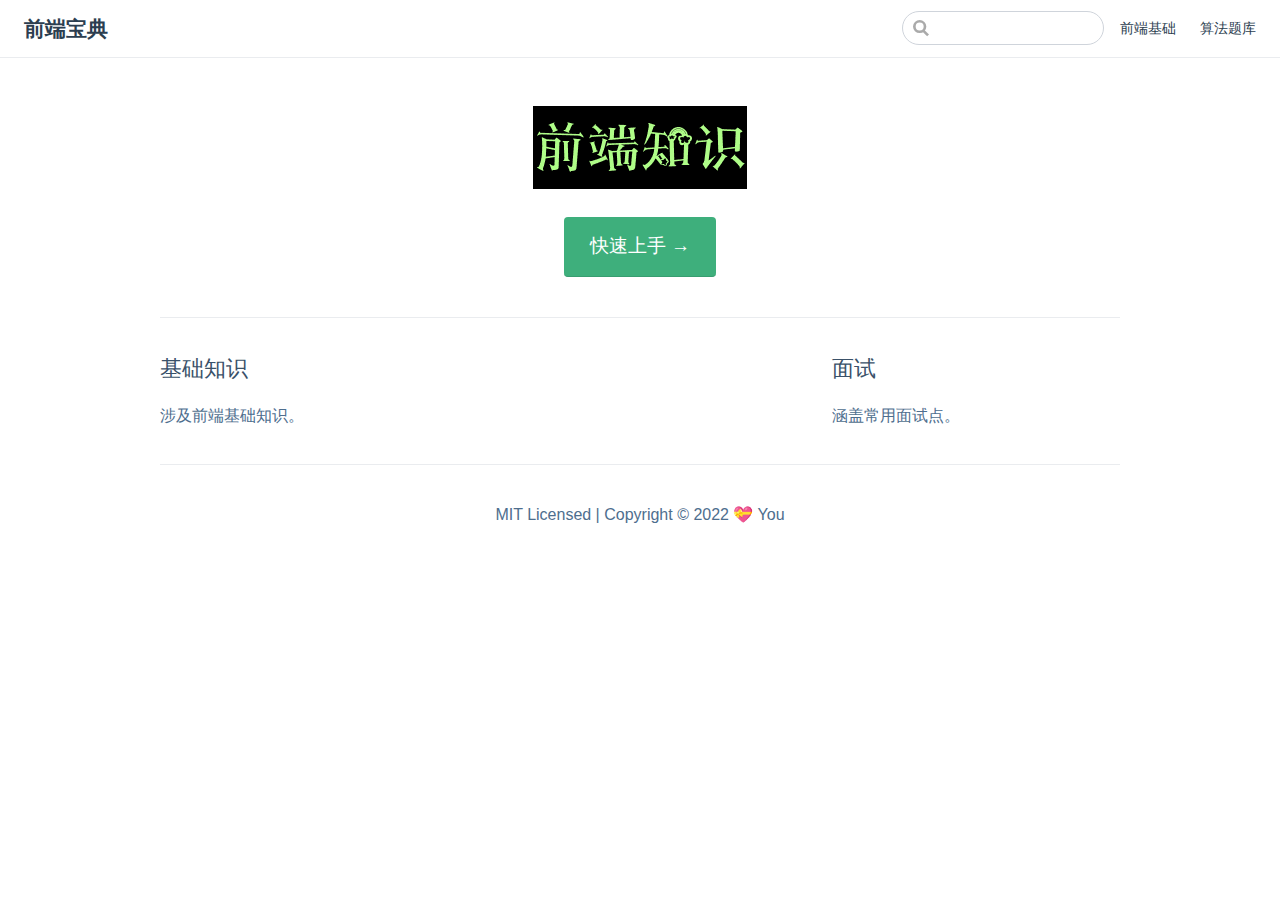
<file: index.html>
<!DOCTYPE html>
<html lang="en-US">
  <head>
    <meta charset="utf-8">
    <meta name="viewport" content="width=device-width,initial-scale=1">
    <title>前端宝典</title>
    <meta name="generator" content="VuePress 1.9.7">
    <link rel="icon" href="/logo.ico">
    <meta name="description" content="个人知识总结">
    
    <link rel="preload" href="/assets/css/0.styles.37eee861.css" as="style"><link rel="preload" href="/assets/js/app.30959f8c.js" as="script"><link rel="preload" href="/assets/js/2.e05149be.js" as="script"><link rel="preload" href="/assets/js/7.17c58f19.js" as="script"><link rel="prefetch" href="/assets/js/10.4c02de94.js"><link rel="prefetch" href="/assets/js/11.ffdaa747.js"><link rel="prefetch" href="/assets/js/3.6243df54.js"><link rel="prefetch" href="/assets/js/4.e132843f.js"><link rel="prefetch" href="/assets/js/5.77dca7af.js"><link rel="prefetch" href="/assets/js/6.162dfe30.js"><link rel="prefetch" href="/assets/js/8.a59e029c.js"><link rel="prefetch" href="/assets/js/9.938100af.js">
    <link rel="stylesheet" href="/assets/css/0.styles.37eee861.css">
  </head>
  <body>
    <div id="app" data-server-rendered="true"><div class="theme-container no-sidebar"><header class="navbar"><div class="sidebar-button"><svg xmlns="http://www.w3.org/2000/svg" aria-hidden="true" role="img" viewBox="0 0 448 512" class="icon"><path fill="currentColor" d="M436 124H12c-6.627 0-12-5.373-12-12V80c0-6.627 5.373-12 12-12h424c6.627 0 12 5.373 12 12v32c0 6.627-5.373 12-12 12zm0 160H12c-6.627 0-12-5.373-12-12v-32c0-6.627 5.373-12 12-12h424c6.627 0 12 5.373 12 12v32c0 6.627-5.373 12-12 12zm0 160H12c-6.627 0-12-5.373-12-12v-32c0-6.627 5.373-12 12-12h424c6.627 0 12 5.373 12 12v32c0 6.627-5.373 12-12 12z"></path></svg></div> <a href="/" aria-current="page" class="home-link router-link-exact-active router-link-active"><!----> <span class="site-name">前端宝典</span></a> <div class="links"><div class="search-box"><input aria-label="Search" autocomplete="off" spellcheck="false" value=""> <!----></div> <nav class="nav-links can-hide"><div class="nav-item"><a href="/basics/" class="nav-link">
  前端基础
</a></div><div class="nav-item"><a href="/algorithm/" class="nav-link">
  算法题库
</a></div> <!----></nav></div></header> <div class="sidebar-mask"></div> <aside class="sidebar"><nav class="nav-links"><div class="nav-item"><a href="/basics/" class="nav-link">
  前端基础
</a></div><div class="nav-item"><a href="/algorithm/" class="nav-link">
  算法题库
</a></div> <!----></nav>  <!----> </aside> <main class="home"><header class="hero"><img src="/logo.png" alt="hero"> <!----> <!----> <p class="action"><a href="/basics/" class="nav-link action-button">
  快速上手 →
</a></p></header> <div class="features"><div class="feature"><h2>基础知识</h2> <p>涉及前端基础知识。</p></div><div class="feature"><h2>面试</h2> <p>涵盖常用面试点。</p></div></div> <div class="theme-default-content custom content__default"></div> <div class="footer">
    MIT Licensed | Copyright © 2022 💝 You
  </div></main></div><div class="global-ui"><!----></div></div>
    <script src="/assets/js/app.30959f8c.js" defer></script><script src="/assets/js/2.e05149be.js" defer></script><script src="/assets/js/7.17c58f19.js" defer></script>
  </body>
</html>
</file>
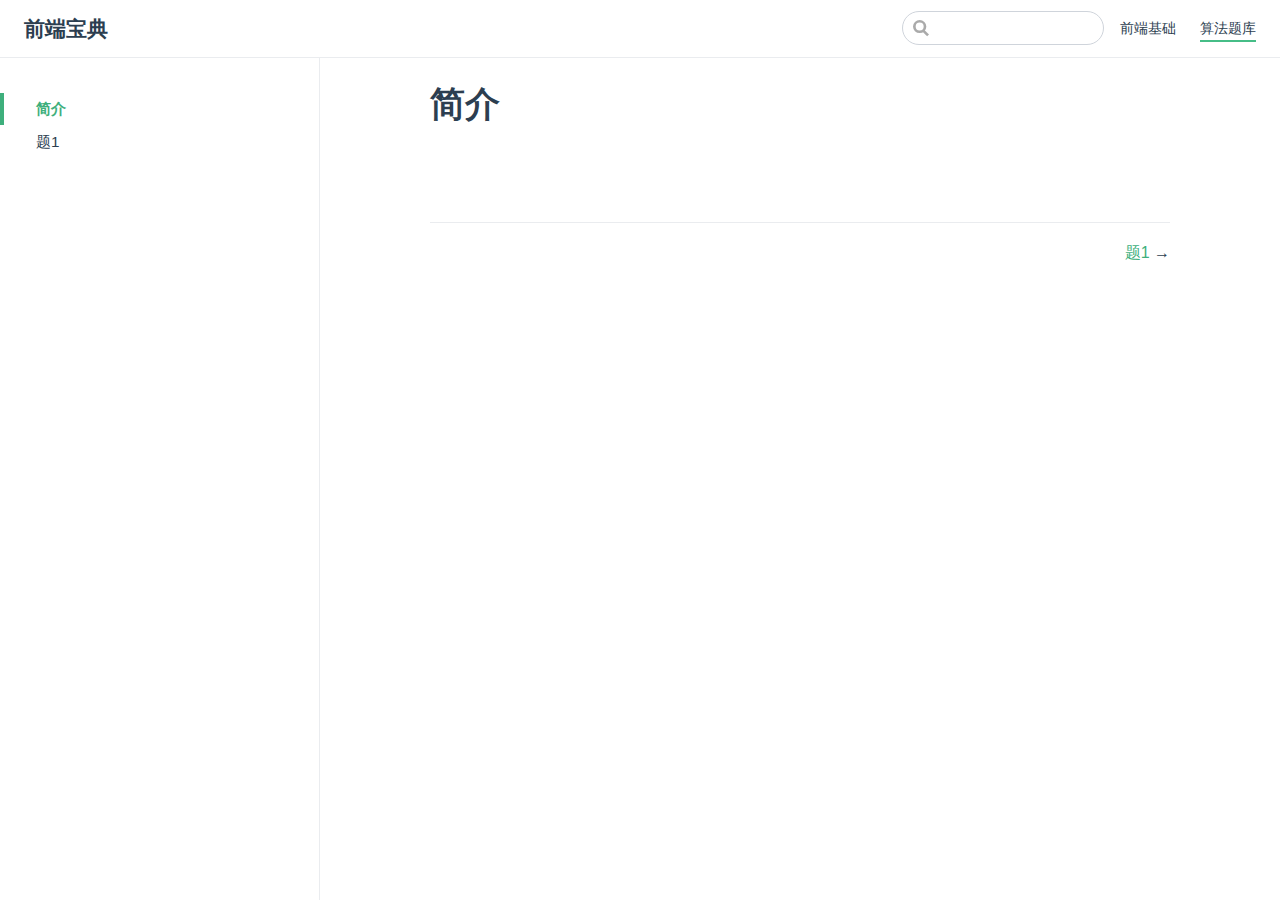
<file: algorithm/index.html>
<!DOCTYPE html>
<html lang="en-US">
  <head>
    <meta charset="utf-8">
    <meta name="viewport" content="width=device-width,initial-scale=1">
    <title>简介 | 前端宝典</title>
    <meta name="generator" content="VuePress 1.9.7">
    <link rel="icon" href="/logo.ico">
    <meta name="description" content="个人知识总结">
    
    <link rel="preload" href="/assets/css/0.styles.37eee861.css" as="style"><link rel="preload" href="/assets/js/app.30959f8c.js" as="script"><link rel="preload" href="/assets/js/2.e05149be.js" as="script"><link rel="preload" href="/assets/js/8.a59e029c.js" as="script"><link rel="prefetch" href="/assets/js/10.4c02de94.js"><link rel="prefetch" href="/assets/js/11.ffdaa747.js"><link rel="prefetch" href="/assets/js/3.6243df54.js"><link rel="prefetch" href="/assets/js/4.e132843f.js"><link rel="prefetch" href="/assets/js/5.77dca7af.js"><link rel="prefetch" href="/assets/js/6.162dfe30.js"><link rel="prefetch" href="/assets/js/7.17c58f19.js"><link rel="prefetch" href="/assets/js/9.938100af.js">
    <link rel="stylesheet" href="/assets/css/0.styles.37eee861.css">
  </head>
  <body>
    <div id="app" data-server-rendered="true"><div class="theme-container"><header class="navbar"><div class="sidebar-button"><svg xmlns="http://www.w3.org/2000/svg" aria-hidden="true" role="img" viewBox="0 0 448 512" class="icon"><path fill="currentColor" d="M436 124H12c-6.627 0-12-5.373-12-12V80c0-6.627 5.373-12 12-12h424c6.627 0 12 5.373 12 12v32c0 6.627-5.373 12-12 12zm0 160H12c-6.627 0-12-5.373-12-12v-32c0-6.627 5.373-12 12-12h424c6.627 0 12 5.373 12 12v32c0 6.627-5.373 12-12 12zm0 160H12c-6.627 0-12-5.373-12-12v-32c0-6.627 5.373-12 12-12h424c6.627 0 12 5.373 12 12v32c0 6.627-5.373 12-12 12z"></path></svg></div> <a href="/" class="home-link router-link-active"><!----> <span class="site-name">前端宝典</span></a> <div class="links"><div class="search-box"><input aria-label="Search" autocomplete="off" spellcheck="false" value=""> <!----></div> <nav class="nav-links can-hide"><div class="nav-item"><a href="/basics/" class="nav-link">
  前端基础
</a></div><div class="nav-item"><a href="/algorithm/" aria-current="page" class="nav-link router-link-exact-active router-link-active">
  算法题库
</a></div> <!----></nav></div></header> <div class="sidebar-mask"></div> <aside class="sidebar"><nav class="nav-links"><div class="nav-item"><a href="/basics/" class="nav-link">
  前端基础
</a></div><div class="nav-item"><a href="/algorithm/" aria-current="page" class="nav-link router-link-exact-active router-link-active">
  算法题库
</a></div> <!----></nav>  <ul class="sidebar-links"><li><section class="sidebar-group depth-0"><p class="sidebar-heading open"><span></span> <!----></p> <ul class="sidebar-links sidebar-group-items"><li><a href="/algorithm/" aria-current="page" class="active sidebar-link">简介</a></li><li><a href="/algorithm/problem.html" class="sidebar-link">题1</a></li></ul></section></li></ul> </aside> <main class="page"> <div class="theme-default-content content__default"><h1 id="简介"><a href="#简介" class="header-anchor">#</a> 简介</h1></div> <footer class="page-edit"><!----> <!----></footer> <div class="page-nav"><p class="inner"><!----> <span class="next"><a href="/algorithm/problem.html">
        题1
      </a>
      →
    </span></p></div> </main></div><div class="global-ui"><!----></div></div>
    <script src="/assets/js/app.30959f8c.js" defer></script><script src="/assets/js/2.e05149be.js" defer></script><script src="/assets/js/8.a59e029c.js" defer></script>
  </body>
</html>
</file>
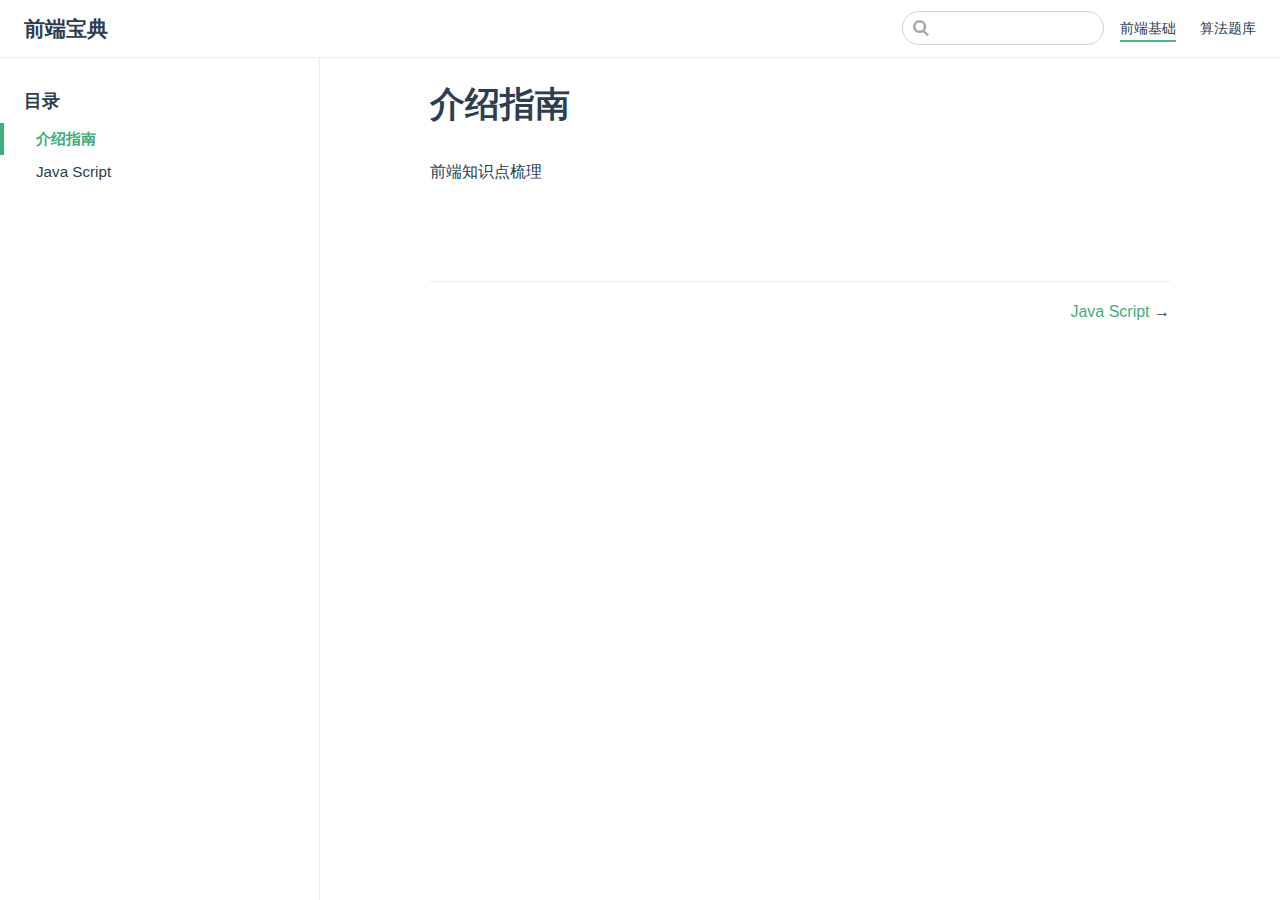
<file: basics/index.html>
<!DOCTYPE html>
<html lang="en-US">
  <head>
    <meta charset="utf-8">
    <meta name="viewport" content="width=device-width,initial-scale=1">
    <title>介绍指南 | 前端宝典</title>
    <meta name="generator" content="VuePress 1.9.7">
    <link rel="icon" href="/logo.ico">
    <meta name="description" content="个人知识总结">
    
    <link rel="preload" href="/assets/css/0.styles.37eee861.css" as="style"><link rel="preload" href="/assets/js/app.30959f8c.js" as="script"><link rel="preload" href="/assets/js/2.e05149be.js" as="script"><link rel="preload" href="/assets/js/10.4c02de94.js" as="script"><link rel="prefetch" href="/assets/js/11.ffdaa747.js"><link rel="prefetch" href="/assets/js/3.6243df54.js"><link rel="prefetch" href="/assets/js/4.e132843f.js"><link rel="prefetch" href="/assets/js/5.77dca7af.js"><link rel="prefetch" href="/assets/js/6.162dfe30.js"><link rel="prefetch" href="/assets/js/7.17c58f19.js"><link rel="prefetch" href="/assets/js/8.a59e029c.js"><link rel="prefetch" href="/assets/js/9.938100af.js">
    <link rel="stylesheet" href="/assets/css/0.styles.37eee861.css">
  </head>
  <body>
    <div id="app" data-server-rendered="true"><div class="theme-container"><header class="navbar"><div class="sidebar-button"><svg xmlns="http://www.w3.org/2000/svg" aria-hidden="true" role="img" viewBox="0 0 448 512" class="icon"><path fill="currentColor" d="M436 124H12c-6.627 0-12-5.373-12-12V80c0-6.627 5.373-12 12-12h424c6.627 0 12 5.373 12 12v32c0 6.627-5.373 12-12 12zm0 160H12c-6.627 0-12-5.373-12-12v-32c0-6.627 5.373-12 12-12h424c6.627 0 12 5.373 12 12v32c0 6.627-5.373 12-12 12zm0 160H12c-6.627 0-12-5.373-12-12v-32c0-6.627 5.373-12 12-12h424c6.627 0 12 5.373 12 12v32c0 6.627-5.373 12-12 12z"></path></svg></div> <a href="/" class="home-link router-link-active"><!----> <span class="site-name">前端宝典</span></a> <div class="links"><div class="search-box"><input aria-label="Search" autocomplete="off" spellcheck="false" value=""> <!----></div> <nav class="nav-links can-hide"><div class="nav-item"><a href="/basics/" aria-current="page" class="nav-link router-link-exact-active router-link-active">
  前端基础
</a></div><div class="nav-item"><a href="/algorithm/" class="nav-link">
  算法题库
</a></div> <!----></nav></div></header> <div class="sidebar-mask"></div> <aside class="sidebar"><nav class="nav-links"><div class="nav-item"><a href="/basics/" aria-current="page" class="nav-link router-link-exact-active router-link-active">
  前端基础
</a></div><div class="nav-item"><a href="/algorithm/" class="nav-link">
  算法题库
</a></div> <!----></nav>  <ul class="sidebar-links"><li><section class="sidebar-group depth-0"><p class="sidebar-heading open"><span>目录</span> <!----></p> <ul class="sidebar-links sidebar-group-items"><li><a href="/basics/" aria-current="page" class="active sidebar-link">介绍指南</a></li><li><a href="/basics/javascript.html" class="sidebar-link">Java Script</a></li></ul></section></li></ul> </aside> <main class="page"> <div class="theme-default-content content__default"><h1 id="介绍指南"><a href="#介绍指南" class="header-anchor">#</a> 介绍指南</h1> <p>前端知识点梳理</p></div> <footer class="page-edit"><!----> <!----></footer> <div class="page-nav"><p class="inner"><!----> <span class="next"><a href="/basics/javascript.html">
        Java Script
      </a>
      →
    </span></p></div> </main></div><div class="global-ui"><!----></div></div>
    <script src="/assets/js/app.30959f8c.js" defer></script><script src="/assets/js/2.e05149be.js" defer></script><script src="/assets/js/10.4c02de94.js" defer></script>
  </body>
</html>
</file>
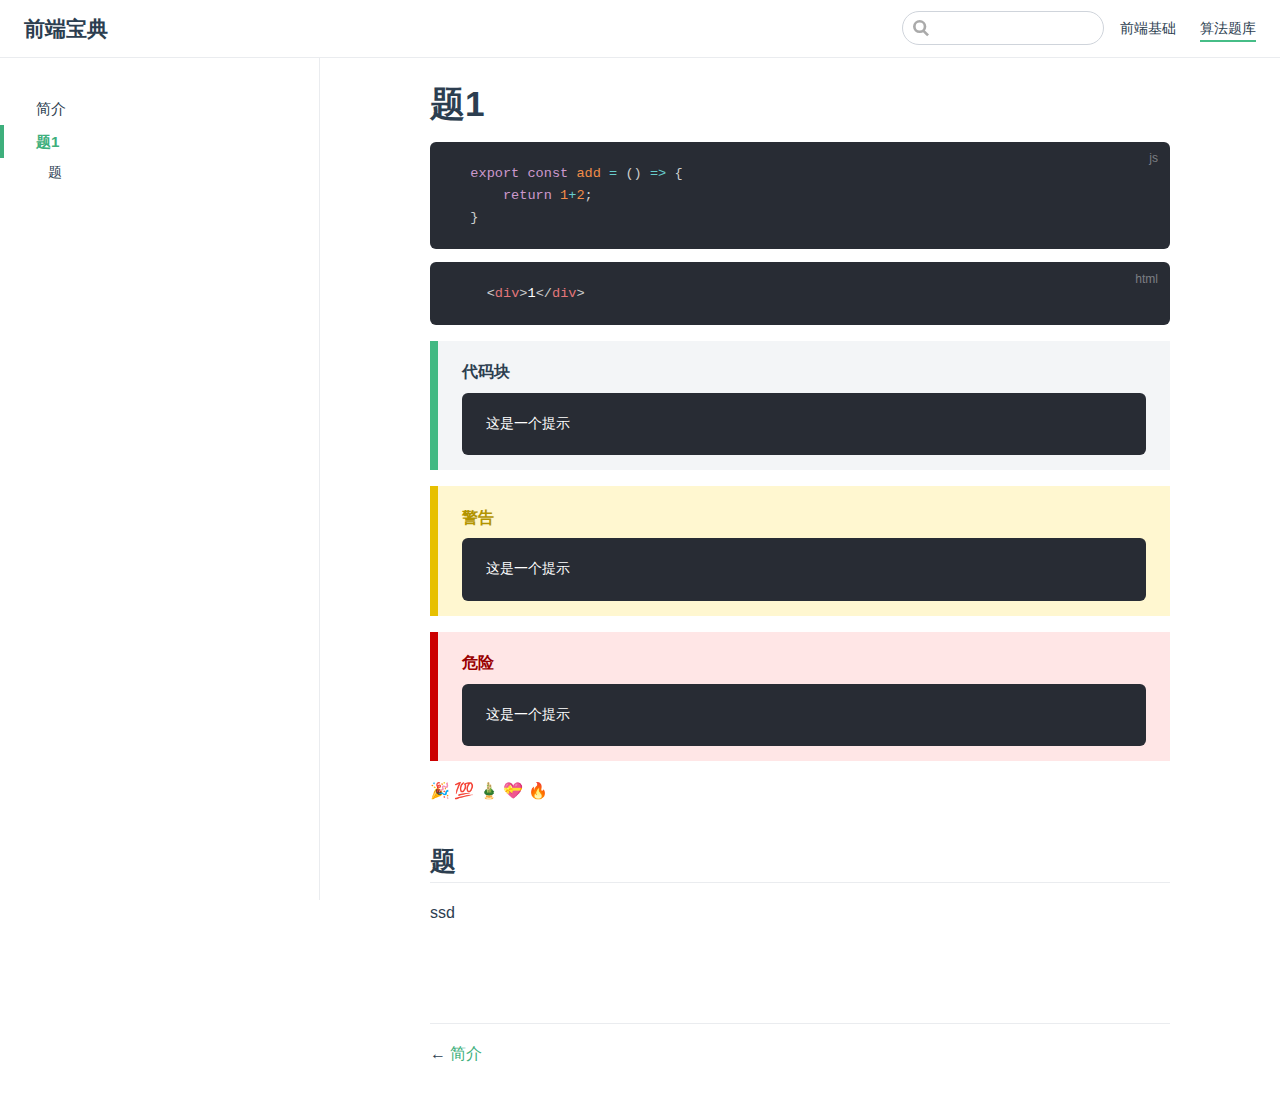
<file: algorithm/problem.html>
<!DOCTYPE html>
<html lang="en-US">
  <head>
    <meta charset="utf-8">
    <meta name="viewport" content="width=device-width,initial-scale=1">
    <title>题1 | 前端宝典</title>
    <meta name="generator" content="VuePress 1.9.7">
    <link rel="icon" href="/logo.ico">
    <meta name="description" content="个人知识总结">
    
    <link rel="preload" href="/assets/css/0.styles.37eee861.css" as="style"><link rel="preload" href="/assets/js/app.30959f8c.js" as="script"><link rel="preload" href="/assets/js/2.e05149be.js" as="script"><link rel="preload" href="/assets/js/9.938100af.js" as="script"><link rel="prefetch" href="/assets/js/10.4c02de94.js"><link rel="prefetch" href="/assets/js/11.ffdaa747.js"><link rel="prefetch" href="/assets/js/3.6243df54.js"><link rel="prefetch" href="/assets/js/4.e132843f.js"><link rel="prefetch" href="/assets/js/5.77dca7af.js"><link rel="prefetch" href="/assets/js/6.162dfe30.js"><link rel="prefetch" href="/assets/js/7.17c58f19.js"><link rel="prefetch" href="/assets/js/8.a59e029c.js">
    <link rel="stylesheet" href="/assets/css/0.styles.37eee861.css">
  </head>
  <body>
    <div id="app" data-server-rendered="true"><div class="theme-container"><header class="navbar"><div class="sidebar-button"><svg xmlns="http://www.w3.org/2000/svg" aria-hidden="true" role="img" viewBox="0 0 448 512" class="icon"><path fill="currentColor" d="M436 124H12c-6.627 0-12-5.373-12-12V80c0-6.627 5.373-12 12-12h424c6.627 0 12 5.373 12 12v32c0 6.627-5.373 12-12 12zm0 160H12c-6.627 0-12-5.373-12-12v-32c0-6.627 5.373-12 12-12h424c6.627 0 12 5.373 12 12v32c0 6.627-5.373 12-12 12zm0 160H12c-6.627 0-12-5.373-12-12v-32c0-6.627 5.373-12 12-12h424c6.627 0 12 5.373 12 12v32c0 6.627-5.373 12-12 12z"></path></svg></div> <a href="/" class="home-link router-link-active"><!----> <span class="site-name">前端宝典</span></a> <div class="links"><div class="search-box"><input aria-label="Search" autocomplete="off" spellcheck="false" value=""> <!----></div> <nav class="nav-links can-hide"><div class="nav-item"><a href="/basics/" class="nav-link">
  前端基础
</a></div><div class="nav-item"><a href="/algorithm/" class="nav-link router-link-active">
  算法题库
</a></div> <!----></nav></div></header> <div class="sidebar-mask"></div> <aside class="sidebar"><nav class="nav-links"><div class="nav-item"><a href="/basics/" class="nav-link">
  前端基础
</a></div><div class="nav-item"><a href="/algorithm/" class="nav-link router-link-active">
  算法题库
</a></div> <!----></nav>  <ul class="sidebar-links"><li><section class="sidebar-group depth-0"><p class="sidebar-heading open"><span></span> <!----></p> <ul class="sidebar-links sidebar-group-items"><li><a href="/algorithm/" aria-current="page" class="sidebar-link">简介</a></li><li><a href="/algorithm/problem.html" aria-current="page" class="active sidebar-link">题1</a><ul class="sidebar-sub-headers"><li class="sidebar-sub-header"><a href="/algorithm/problem.html#题" class="sidebar-link">题</a></li></ul></li></ul></section></li></ul> </aside> <main class="page"> <div class="theme-default-content content__default"><h1 id="题1"><a href="#题1" class="header-anchor">#</a> 题1</h1> <div class="language-js extra-class"><pre class="language-js"><code>  <span class="token keyword">export</span> <span class="token keyword">const</span> <span class="token function-variable function">add</span> <span class="token operator">=</span> <span class="token punctuation">(</span><span class="token punctuation">)</span> <span class="token operator">=&gt;</span> <span class="token punctuation">{</span>
      <span class="token keyword">return</span> <span class="token number">1</span><span class="token operator">+</span><span class="token number">2</span><span class="token punctuation">;</span>
  <span class="token punctuation">}</span>
</code></pre></div><div class="language-html extra-class"><pre class="language-html"><code>    <span class="token tag"><span class="token tag"><span class="token punctuation">&lt;</span>div</span><span class="token punctuation">&gt;</span></span>1<span class="token tag"><span class="token tag"><span class="token punctuation">&lt;/</span>div</span><span class="token punctuation">&gt;</span></span>
</code></pre></div><div class="custom-block tip"><p class="custom-block-title">代码块</p> <div class="language- extra-class"><pre><code>这是一个提示
</code></pre></div></div> <div class="custom-block warning"><p class="custom-block-title">警告</p> <div class="language- extra-class"><pre><code>这是一个提示
</code></pre></div></div> <div class="custom-block danger"><p class="custom-block-title">危险</p> <div class="language- extra-class"><pre><code>这是一个提示
</code></pre></div></div> <p>🎉 💯 🎍 💝 🔥</p> <h2 id="题"><a href="#题" class="header-anchor">#</a> 题</h2> <p>ssd</p></div> <footer class="page-edit"><!----> <!----></footer> <div class="page-nav"><p class="inner"><span class="prev">
      ←
      <a href="/algorithm/" class="prev router-link-active">
        简介
      </a></span> <!----></p></div> </main></div><div class="global-ui"><!----></div></div>
    <script src="/assets/js/app.30959f8c.js" defer></script><script src="/assets/js/2.e05149be.js" defer></script><script src="/assets/js/9.938100af.js" defer></script>
  </body>
</html>
</file>
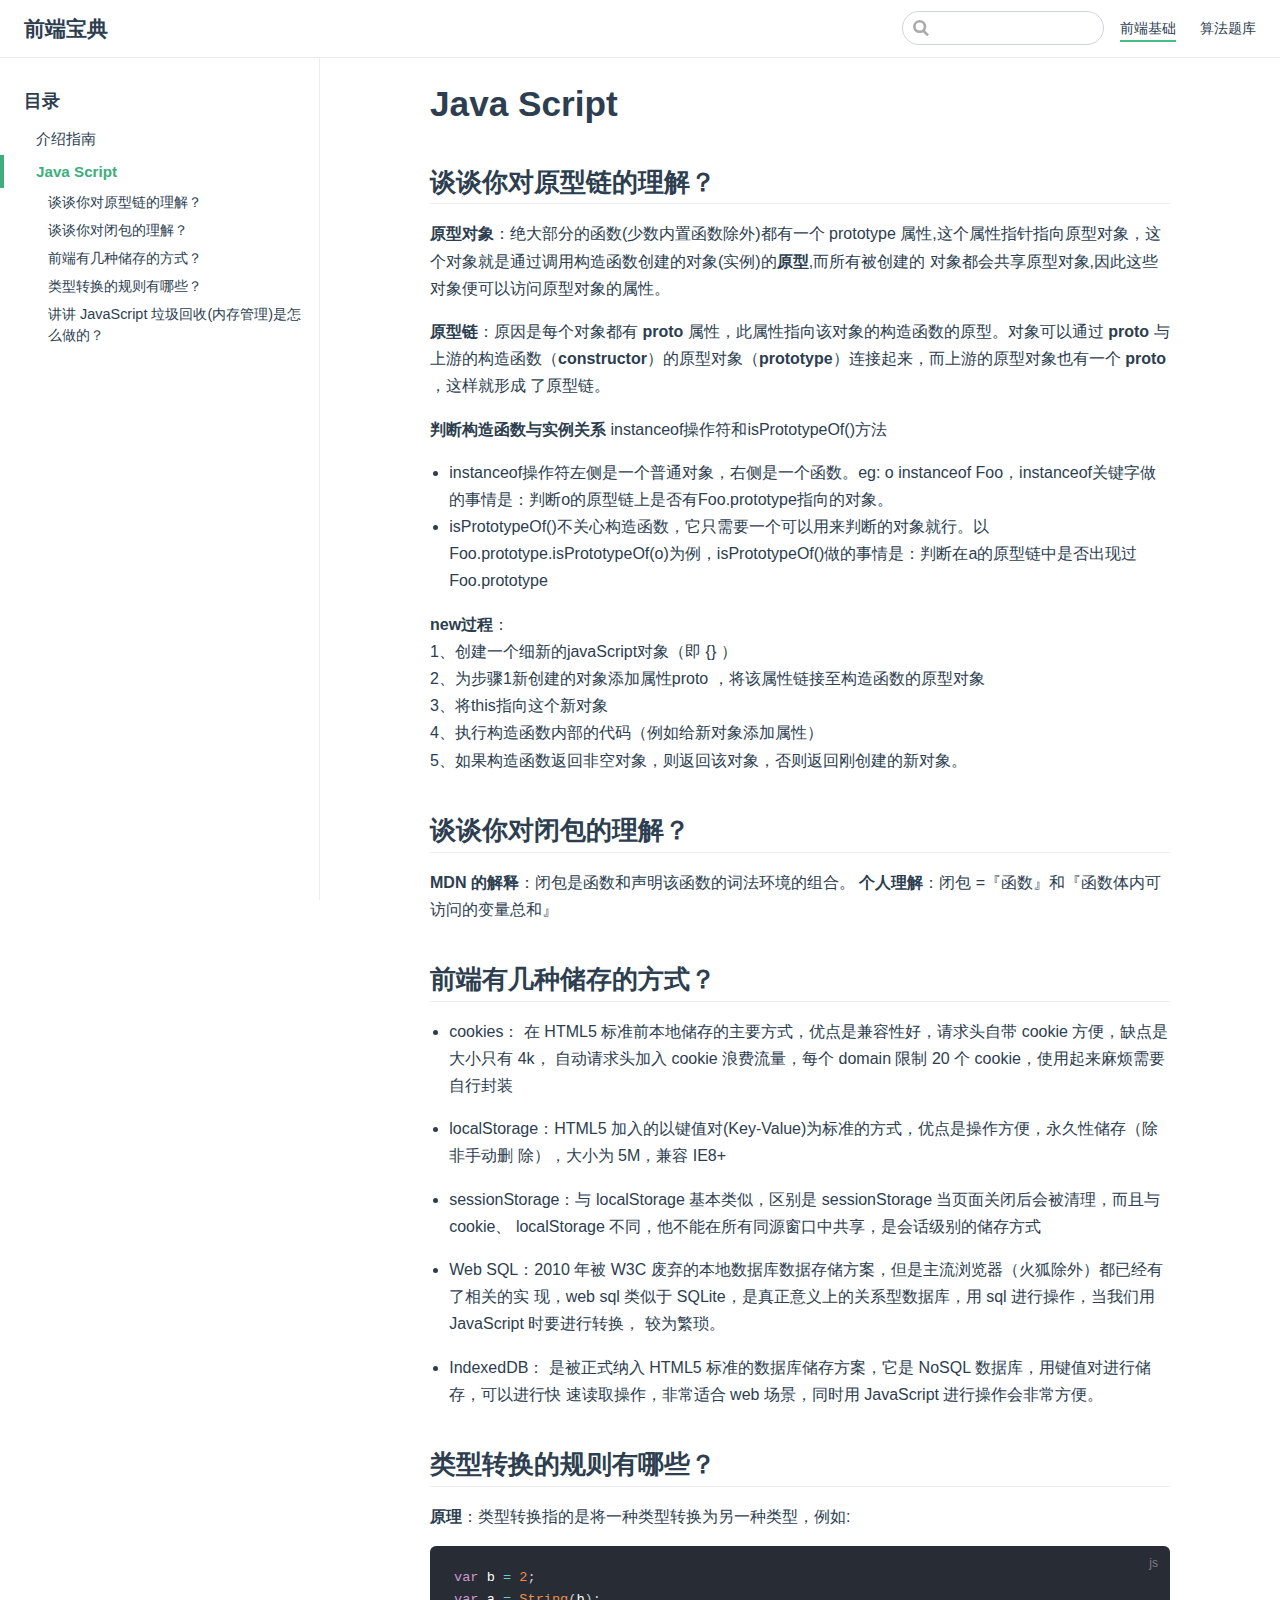
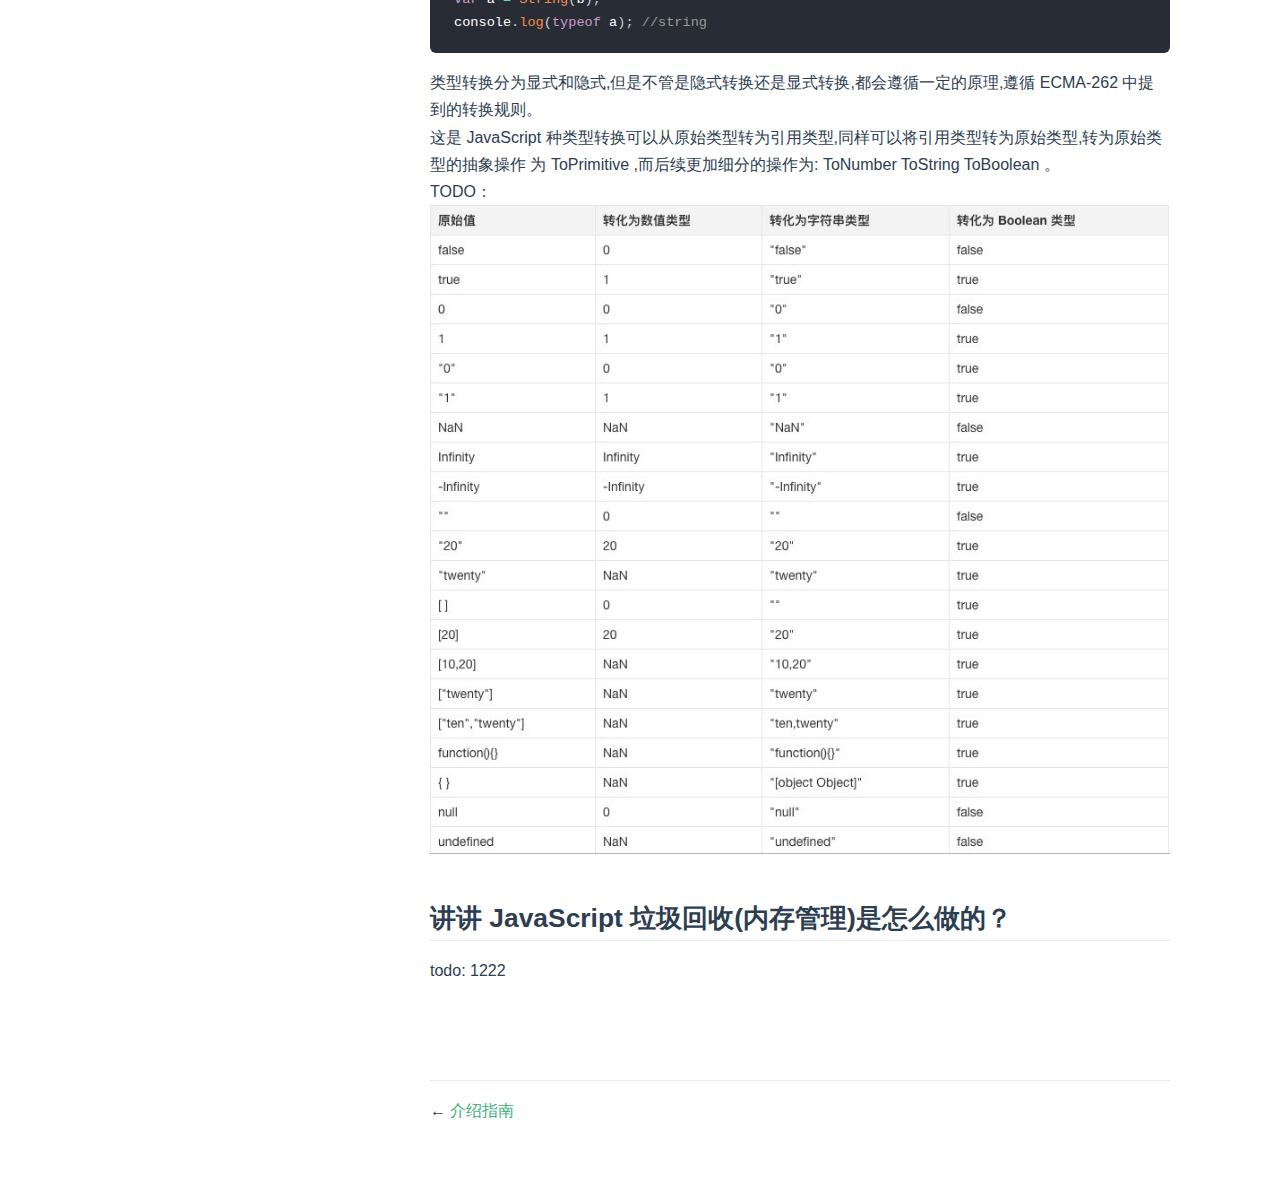
<file: basics/javascript.html>
<!DOCTYPE html>
<html lang="en-US">
  <head>
    <meta charset="utf-8">
    <meta name="viewport" content="width=device-width,initial-scale=1">
    <title>Java Script | 前端宝典</title>
    <meta name="generator" content="VuePress 1.9.7">
    <link rel="icon" href="/logo.ico">
    <meta name="description" content="个人知识总结">
    
    <link rel="preload" href="/assets/css/0.styles.37eee861.css" as="style"><link rel="preload" href="/assets/js/app.30959f8c.js" as="script"><link rel="preload" href="/assets/js/2.e05149be.js" as="script"><link rel="preload" href="/assets/js/11.ffdaa747.js" as="script"><link rel="prefetch" href="/assets/js/10.4c02de94.js"><link rel="prefetch" href="/assets/js/3.6243df54.js"><link rel="prefetch" href="/assets/js/4.e132843f.js"><link rel="prefetch" href="/assets/js/5.77dca7af.js"><link rel="prefetch" href="/assets/js/6.162dfe30.js"><link rel="prefetch" href="/assets/js/7.17c58f19.js"><link rel="prefetch" href="/assets/js/8.a59e029c.js"><link rel="prefetch" href="/assets/js/9.938100af.js">
    <link rel="stylesheet" href="/assets/css/0.styles.37eee861.css">
  </head>
  <body>
    <div id="app" data-server-rendered="true"><div class="theme-container"><header class="navbar"><div class="sidebar-button"><svg xmlns="http://www.w3.org/2000/svg" aria-hidden="true" role="img" viewBox="0 0 448 512" class="icon"><path fill="currentColor" d="M436 124H12c-6.627 0-12-5.373-12-12V80c0-6.627 5.373-12 12-12h424c6.627 0 12 5.373 12 12v32c0 6.627-5.373 12-12 12zm0 160H12c-6.627 0-12-5.373-12-12v-32c0-6.627 5.373-12 12-12h424c6.627 0 12 5.373 12 12v32c0 6.627-5.373 12-12 12zm0 160H12c-6.627 0-12-5.373-12-12v-32c0-6.627 5.373-12 12-12h424c6.627 0 12 5.373 12 12v32c0 6.627-5.373 12-12 12z"></path></svg></div> <a href="/" class="home-link router-link-active"><!----> <span class="site-name">前端宝典</span></a> <div class="links"><div class="search-box"><input aria-label="Search" autocomplete="off" spellcheck="false" value=""> <!----></div> <nav class="nav-links can-hide"><div class="nav-item"><a href="/basics/" class="nav-link router-link-active">
  前端基础
</a></div><div class="nav-item"><a href="/algorithm/" class="nav-link">
  算法题库
</a></div> <!----></nav></div></header> <div class="sidebar-mask"></div> <aside class="sidebar"><nav class="nav-links"><div class="nav-item"><a href="/basics/" class="nav-link router-link-active">
  前端基础
</a></div><div class="nav-item"><a href="/algorithm/" class="nav-link">
  算法题库
</a></div> <!----></nav>  <ul class="sidebar-links"><li><section class="sidebar-group depth-0"><p class="sidebar-heading open"><span>目录</span> <!----></p> <ul class="sidebar-links sidebar-group-items"><li><a href="/basics/" aria-current="page" class="sidebar-link">介绍指南</a></li><li><a href="/basics/javascript.html" aria-current="page" class="active sidebar-link">Java Script</a><ul class="sidebar-sub-headers"><li class="sidebar-sub-header"><a href="/basics/javascript.html#谈谈你对原型链的理解" class="sidebar-link">谈谈你对原型链的理解？</a></li><li class="sidebar-sub-header"><a href="/basics/javascript.html#谈谈你对闭包的理解" class="sidebar-link">谈谈你对闭包的理解？</a></li><li class="sidebar-sub-header"><a href="/basics/javascript.html#前端有几种储存的方式" class="sidebar-link">前端有⼏种储存的⽅式？</a></li><li class="sidebar-sub-header"><a href="/basics/javascript.html#类型转换的规则有哪些" class="sidebar-link">类型转换的规则有哪些？</a></li><li class="sidebar-sub-header"><a href="/basics/javascript.html#讲讲-javascript-垃圾回收-内存管理-是怎么做的" class="sidebar-link">讲讲 JavaScript 垃圾回收(内存管理)是怎么做的？</a></li></ul></li></ul></section></li></ul> </aside> <main class="page"> <div class="theme-default-content content__default"><h1 id="java-script"><a href="#java-script" class="header-anchor">#</a> Java Script</h1> <h2 id="谈谈你对原型链的理解"><a href="#谈谈你对原型链的理解" class="header-anchor">#</a> 谈谈你对原型链的理解？</h2> <p><strong>原型对象</strong>：绝⼤部分的函数(少数内置函数除外)都有⼀个 prototype 属性,这个属性指针指向原型对象，这个对象就是通过调用构造函数创建的对象(实例)的<strong>原型</strong>,⽽所有被创建的 对象都会共享原型对象,因此这些对象便可以访问原型对象的属性。</p> <p><strong>原型链</strong>：原因是每个对象都有 <strong>proto</strong> 属性，此属性指向该对象的构造函数的原型。对象可以通过 <strong>proto</strong> 与上游的构造函数（<strong>constructor</strong>）的原型对象（<strong>prototype</strong>）连接起来，⽽上游的原型对象也有⼀个 <strong>proto</strong> ，这样就形成 了原型链。</p> <p><strong>判断构造函数与实例关系</strong> instanceof操作符和isPrototypeOf()方法</p> <ul><li>instanceof操作符左侧是一个普通对象，右侧是一个函数。eg: o instanceof Foo，instanceof关键字做的事情是：判断o的原型链上是否有Foo.prototype指向的对象。</li> <li>isPrototypeOf()不关心构造函数，它只需要一个可以用来判断的对象就行。以Foo.prototype.isPrototypeOf(o)为例，isPrototypeOf()做的事情是：判断在a的原型链中是否出现过Foo.prototype</li></ul> <p><strong>new过程</strong>：<br>
1、创建一个细新的javaScript对象（即 {} ）<br>
2、为步骤1新创建的对象添加属性proto ，将该属性链接至构造函数的原型对象<br>
3、将this指向这个新对象<br>
4、执行构造函数内部的代码（例如给新对象添加属性）<br>
5、如果构造函数返回非空对象，则返回该对象，否则返回刚创建的新对象。</p> <h2 id="谈谈你对闭包的理解"><a href="#谈谈你对闭包的理解" class="header-anchor">#</a> 谈谈你对闭包的理解？</h2> <p><strong>MDN 的解释</strong>：闭包是函数和声明该函数的词法环境的组合。
<strong>个人理解</strong>：闭包 =『函数』和『函数体内可访问的变量总和』</p> <h2 id="前端有几种储存的方式"><a href="#前端有几种储存的方式" class="header-anchor">#</a> 前端有⼏种储存的⽅式？</h2> <ul><li><p>cookies： 在 HTML5 标准前本地储存的主要⽅式，优点是兼容性好，请求头⾃带 cookie ⽅便，缺点是⼤⼩只有 4k， ⾃动请求头加⼊ cookie 浪费流量，每个 domain 限制 20 个 cookie，使⽤起来麻烦需要⾃⾏封装</p></li> <li><p>localStorage：HTML5 加⼊的以键值对(Key-Value)为标准的⽅式，优点是操作⽅便，永久性储存（除⾮⼿动删 除），⼤⼩为 5M，兼容 IE8+</p></li> <li><p>sessionStorage：与 localStorage 基本类似，区别是 sessionStorage 当⻚⾯关闭后会被清理，⽽且与 cookie、 localStorage 不同，他不能在所有同源窗⼝中共享，是会话级别的储存⽅式</p></li> <li><p>Web SQL：2010 年被 W3C 废弃的本地数据库数据存储⽅案，但是主流浏览器（⽕狐除外）都已经有了相关的实 现，web sql 类似于 SQLite，是真正意义上的关系型数据库，⽤ sql 进⾏操作，当我们⽤ JavaScript 时要进⾏转换， 较为繁琐。</p></li> <li><p>IndexedDB： 是被正式纳⼊ HTML5 标准的数据库储存⽅案，它是 NoSQL 数据库，⽤键值对进⾏储存，可以进⾏快 速读取操作，⾮常适合 web 场景，同时⽤ JavaScript 进⾏操作会⾮常⽅便。</p></li></ul> <h2 id="类型转换的规则有哪些"><a href="#类型转换的规则有哪些" class="header-anchor">#</a> 类型转换的规则有哪些？</h2> <p><strong>原理</strong>：类型转换指的是将⼀种类型转换为另⼀种类型，例如:</p> <div class="language-js extra-class"><pre class="language-js"><code><span class="token keyword">var</span> b <span class="token operator">=</span> <span class="token number">2</span><span class="token punctuation">;</span>
<span class="token keyword">var</span> a <span class="token operator">=</span> <span class="token function">String</span><span class="token punctuation">(</span>b<span class="token punctuation">)</span><span class="token punctuation">;</span>
console<span class="token punctuation">.</span><span class="token function">log</span><span class="token punctuation">(</span><span class="token keyword">typeof</span> a<span class="token punctuation">)</span><span class="token punctuation">;</span> <span class="token comment">//string</span>
</code></pre></div><p>类型转换分为显式和隐式,但是不管是隐式转换还是显式转换,都会遵循⼀定的原理,遵循 ECMA-262 中提到的转换规则。<br>
这是 JavaScript 种类型转换可以从原始类型转为引⽤类型,同样可以将引⽤类型转为原始类型,转为原始类型的抽象操作 为 ToPrimitive ,⽽后续更加细分的操作为: ToNumber ToString ToBoolean 。<br>
TODO：
<img src="/1.jpeg" alt="An image"></p> <h2 id="讲讲-javascript-垃圾回收-内存管理-是怎么做的"><a href="#讲讲-javascript-垃圾回收-内存管理-是怎么做的" class="header-anchor">#</a> 讲讲 JavaScript 垃圾回收(内存管理)是怎么做的？</h2> <p>todo:
1222</p></div> <footer class="page-edit"><!----> <!----></footer> <div class="page-nav"><p class="inner"><span class="prev">
      ←
      <a href="/basics/" class="prev router-link-active">
        介绍指南
      </a></span> <!----></p></div> </main></div><div class="global-ui"><!----></div></div>
    <script src="/assets/js/app.30959f8c.js" defer></script><script src="/assets/js/2.e05149be.js" defer></script><script src="/assets/js/11.ffdaa747.js" defer></script>
  </body>
</html>
</file>
<file: assets/css/0.styles.37eee861.css>
.medium-zoom-overlay{z-index:100}.medium-zoom-overlay~img{z-index:101}code[class*=language-],pre[class*=language-]{color:#ccc;background:none;font-family:Consolas,Monaco,Andale Mono,Ubuntu Mono,monospace;font-size:1em;text-align:left;white-space:pre;word-spacing:normal;word-break:normal;word-wrap:normal;line-height:1.5;-moz-tab-size:4;-o-tab-size:4;tab-size:4;-webkit-hyphens:none;-ms-hyphens:none;hyphens:none}pre[class*=language-]{padding:1em;margin:.5em 0;overflow:auto}:not(pre)>code[class*=language-],pre[class*=language-]{background:#2d2d2d}:not(pre)>code[class*=language-]{padding:.1em;border-radius:.3em;white-space:normal}.token.block-comment,.token.cdata,.token.comment,.token.doctype,.token.prolog{color:#999}.token.punctuation{color:#ccc}.token.attr-name,.token.deleted,.token.namespace,.token.tag{color:#e2777a}.token.function-name{color:#6196cc}.token.boolean,.token.function,.token.number{color:#f08d49}.token.class-name,.token.constant,.token.property,.token.symbol{color:#f8c555}.token.atrule,.token.builtin,.token.important,.token.keyword,.token.selector{color:#cc99cd}.token.attr-value,.token.char,.token.regex,.token.string,.token.variable{color:#7ec699}.token.entity,.token.operator,.token.url{color:#67cdcc}.token.bold,.token.important{font-weight:700}.token.italic{font-style:italic}.token.entity{cursor:help}.token.inserted{color:green}.theme-default-content code{color:#476582;padding:.25rem .5rem;margin:0;font-size:.85em;background-color:rgba(27,31,35,.05);border-radius:3px}.theme-default-content code .token.deleted{color:#ec5975}.theme-default-content code .token.inserted{color:#3eaf7c}.theme-default-content pre,.theme-default-content pre[class*=language-]{line-height:1.4;padding:1.25rem 1.5rem;margin:.85rem 0;background-color:#282c34;border-radius:6px;overflow:auto}.theme-default-content pre[class*=language-] code,.theme-default-content pre code{color:#fff;padding:0;background-color:transparent;border-radius:0}div[class*=language-]{position:relative;background-color:#282c34;border-radius:6px}div[class*=language-] .highlight-lines{-webkit-user-select:none;user-select:none;padding-top:1.3rem;position:absolute;top:0;left:0;width:100%;line-height:1.4}div[class*=language-] .highlight-lines .highlighted{background-color:rgba(0,0,0,.66)}div[class*=language-] pre,div[class*=language-] pre[class*=language-]{background:transparent;position:relative;z-index:1}div[class*=language-]:before{position:absolute;z-index:3;top:.8em;right:1em;font-size:.75rem;color:hsla(0,0%,100%,.4)}div[class*=language-]:not(.line-numbers-mode) .line-numbers-wrapper{display:none}div[class*=language-].line-numbers-mode .highlight-lines .highlighted{position:relative}div[class*=language-].line-numbers-mode .highlight-lines .highlighted:before{content:" ";position:absolute;z-index:3;left:0;top:0;display:block;width:3.5rem;height:100%;background-color:rgba(0,0,0,.66)}div[class*=language-].line-numbers-mode pre{padding-left:4.5rem;vertical-align:middle}div[class*=language-].line-numbers-mode .line-numbers-wrapper{position:absolute;top:0;width:3.5rem;text-align:center;color:hsla(0,0%,100%,.3);padding:1.25rem 0;line-height:1.4}div[class*=language-].line-numbers-mode .line-numbers-wrapper br{-webkit-user-select:none;user-select:none}div[class*=language-].line-numbers-mode .line-numbers-wrapper .line-number{position:relative;z-index:4;-webkit-user-select:none;user-select:none;font-size:.85em}div[class*=language-].line-numbers-mode:after{content:"";position:absolute;z-index:2;top:0;left:0;width:3.5rem;height:100%;border-radius:6px 0 0 6px;border-right:1px solid rgba(0,0,0,.66);background-color:#282c34}div[class~=language-js]:before{content:"js"}div[class~=language-ts]:before{content:"ts"}div[class~=language-html]:before{content:"html"}div[class~=language-md]:before{content:"md"}div[class~=language-vue]:before{content:"vue"}div[class~=language-css]:before{content:"css"}div[class~=language-sass]:before{content:"sass"}div[class~=language-scss]:before{content:"scss"}div[class~=language-less]:before{content:"less"}div[class~=language-stylus]:before{content:"stylus"}div[class~=language-go]:before{content:"go"}div[class~=language-java]:before{content:"java"}div[class~=language-c]:before{content:"c"}div[class~=language-sh]:before{content:"sh"}div[class~=language-yaml]:before{content:"yaml"}div[class~=language-py]:before{content:"py"}div[class~=language-docker]:before{content:"docker"}div[class~=language-dockerfile]:before{content:"dockerfile"}div[class~=language-makefile]:before{content:"makefile"}div[class~=language-javascript]:before{content:"js"}div[class~=language-typescript]:before{content:"ts"}div[class~=language-markup]:before{content:"html"}div[class~=language-markdown]:before{content:"md"}div[class~=language-json]:before{content:"json"}div[class~=language-ruby]:before{content:"rb"}div[class~=language-python]:before{content:"py"}div[class~=language-bash]:before{content:"sh"}div[class~=language-php]:before{content:"php"}.custom-block .custom-block-title{font-weight:600;margin-bottom:-.4rem}.custom-block.danger,.custom-block.tip,.custom-block.warning{padding:.1rem 1.5rem;border-left-width:.5rem;border-left-style:solid;margin:1rem 0}.custom-block.tip{background-color:#f3f5f7;border-color:#42b983}.custom-block.warning{background-color:rgba(255,229,100,.3);border-color:#e7c000;color:#6b5900}.custom-block.warning .custom-block-title{color:#b29400}.custom-block.warning a{color:#2c3e50}.custom-block.danger{background-color:#ffe6e6;border-color:#c00;color:#4d0000}.custom-block.danger .custom-block-title{color:#900}.custom-block.danger a{color:#2c3e50}.custom-block.details{display:block;position:relative;border-radius:2px;margin:1.6em 0;padding:1.6em;background-color:#eee}.custom-block.details h4{margin-top:0}.custom-block.details figure:last-child,.custom-block.details p:last-child{margin-bottom:0;padding-bottom:0}.custom-block.details summary{outline:none;cursor:pointer}.arrow{display:inline-block;width:0;height:0}.arrow.up{border-bottom:6px solid #ccc}.arrow.down,.arrow.up{border-left:4px solid transparent;border-right:4px solid transparent}.arrow.down{border-top:6px solid #ccc}.arrow.right{border-left:6px solid #ccc}.arrow.left,.arrow.right{border-top:4px solid transparent;border-bottom:4px solid transparent}.arrow.left{border-right:6px solid #ccc}.theme-default-content:not(.custom){max-width:740px;margin:0 auto;padding:2rem 2.5rem}@media (max-width:959px){.theme-default-content:not(.custom){padding:2rem}}@media (max-width:419px){.theme-default-content:not(.custom){padding:1.5rem}}.table-of-contents .badge{vertical-align:middle}body,html{padding:0;margin:0;background-color:#fff}body{font-family:-apple-system,BlinkMacSystemFont,Segoe UI,Roboto,Oxygen,Ubuntu,Cantarell,Fira Sans,Droid Sans,Helvetica Neue,sans-serif;-webkit-font-smoothing:antialiased;-moz-osx-font-smoothing:grayscale;font-size:16px;color:#2c3e50}.page{padding-left:20rem}.navbar{z-index:20;right:0;height:3.6rem;background-color:#fff;box-sizing:border-box;border-bottom:1px solid #eaecef}.navbar,.sidebar-mask{position:fixed;top:0;left:0}.sidebar-mask{z-index:9;width:100vw;height:100vh;display:none}.sidebar{font-size:16px;background-color:#fff;width:20rem;position:fixed;z-index:10;margin:0;top:3.6rem;left:0;bottom:0;box-sizing:border-box;border-right:1px solid #eaecef;overflow-y:auto}.theme-default-content:not(.custom)>:first-child{margin-top:3.6rem}.theme-default-content:not(.custom) a:hover{text-decoration:underline}.theme-default-content:not(.custom) p.demo{padding:1rem 1.5rem;border:1px solid #ddd;border-radius:4px}.theme-default-content:not(.custom) img{max-width:100%}.theme-default-content.custom{padding:0;margin:0}.theme-default-content.custom img{max-width:100%}a{font-weight:500;text-decoration:none}a,p a code{color:#3eaf7c}p a code{font-weight:400}kbd{background:#eee;border:.15rem solid #ddd;border-bottom:.25rem solid #ddd;border-radius:.15rem;padding:0 .15em}blockquote{font-size:1rem;color:#999;border-left:.2rem solid #dfe2e5;margin:1rem 0;padding:.25rem 0 .25rem 1rem}blockquote>p{margin:0}ol,ul{padding-left:1.2em}strong{font-weight:600}h1,h2,h3,h4,h5,h6{font-weight:600;line-height:1.25}.theme-default-content:not(.custom)>h1,.theme-default-content:not(.custom)>h2,.theme-default-content:not(.custom)>h3,.theme-default-content:not(.custom)>h4,.theme-default-content:not(.custom)>h5,.theme-default-content:not(.custom)>h6{margin-top:-3.1rem;padding-top:4.6rem;margin-bottom:0}.theme-default-content:not(.custom)>h1:first-child,.theme-default-content:not(.custom)>h2:first-child,.theme-default-content:not(.custom)>h3:first-child,.theme-default-content:not(.custom)>h4:first-child,.theme-default-content:not(.custom)>h5:first-child,.theme-default-content:not(.custom)>h6:first-child{margin-top:-1.5rem;margin-bottom:1rem}.theme-default-content:not(.custom)>h1:first-child+.custom-block,.theme-default-content:not(.custom)>h1:first-child+p,.theme-default-content:not(.custom)>h1:first-child+pre,.theme-default-content:not(.custom)>h2:first-child+.custom-block,.theme-default-content:not(.custom)>h2:first-child+p,.theme-default-content:not(.custom)>h2:first-child+pre,.theme-default-content:not(.custom)>h3:first-child+.custom-block,.theme-default-content:not(.custom)>h3:first-child+p,.theme-default-content:not(.custom)>h3:first-child+pre,.theme-default-content:not(.custom)>h4:first-child+.custom-block,.theme-default-content:not(.custom)>h4:first-child+p,.theme-default-content:not(.custom)>h4:first-child+pre,.theme-default-content:not(.custom)>h5:first-child+.custom-block,.theme-default-content:not(.custom)>h5:first-child+p,.theme-default-content:not(.custom)>h5:first-child+pre,.theme-default-content:not(.custom)>h6:first-child+.custom-block,.theme-default-content:not(.custom)>h6:first-child+p,.theme-default-content:not(.custom)>h6:first-child+pre{margin-top:2rem}h1:focus .header-anchor,h1:hover .header-anchor,h2:focus .header-anchor,h2:hover .header-anchor,h3:focus .header-anchor,h3:hover .header-anchor,h4:focus .header-anchor,h4:hover .header-anchor,h5:focus .header-anchor,h5:hover .header-anchor,h6:focus .header-anchor,h6:hover .header-anchor{opacity:1}h1{font-size:2.2rem}h2{font-size:1.65rem;padding-bottom:.3rem;border-bottom:1px solid #eaecef}h3{font-size:1.35rem}a.header-anchor{font-size:.85em;float:left;margin-left:-.87em;padding-right:.23em;margin-top:.125em;opacity:0}a.header-anchor:focus,a.header-anchor:hover{text-decoration:none}.line-number,code,kbd{font-family:source-code-pro,Menlo,Monaco,Consolas,Courier New,monospace}ol,p,ul{line-height:1.7}hr{border:0;border-top:1px solid #eaecef}table{border-collapse:collapse;margin:1rem 0;display:block;overflow-x:auto}tr{border-top:1px solid #dfe2e5}tr:nth-child(2n){background-color:#f6f8fa}td,th{border:1px solid #dfe2e5;padding:.6em 1em}.theme-container.sidebar-open .sidebar-mask{display:block}.theme-container.no-navbar .theme-default-content:not(.custom)>h1,.theme-container.no-navbar h2,.theme-container.no-navbar h3,.theme-container.no-navbar h4,.theme-container.no-navbar h5,.theme-container.no-navbar h6{margin-top:1.5rem;padding-top:0}.theme-container.no-navbar .sidebar{top:0}@media (min-width:720px){.theme-container.no-sidebar .sidebar{display:none}.theme-container.no-sidebar .page{padding-left:0}}@media (max-width:959px){.sidebar{font-size:15px;width:16.4rem}.page{padding-left:16.4rem}}@media (max-width:719px){.sidebar{top:0;padding-top:3.6rem;transform:translateX(-100%);transition:transform .2s ease}.page{padding-left:0}.theme-container.sidebar-open .sidebar{transform:translateX(0)}.theme-container.no-navbar .sidebar{padding-top:0}}@media (max-width:419px){h1{font-size:1.9rem}.theme-default-content div[class*=language-]{margin:.85rem -1.5rem;border-radius:0}}#nprogress{pointer-events:none}#nprogress .bar{background:#3eaf7c;position:fixed;z-index:1031;top:0;left:0;width:100%;height:2px}#nprogress .peg{display:block;position:absolute;right:0;width:100px;height:100%;box-shadow:0 0 10px #3eaf7c,0 0 5px #3eaf7c;opacity:1;transform:rotate(3deg) translateY(-4px)}#nprogress .spinner{display:block;position:fixed;z-index:1031;top:15px;right:15px}#nprogress .spinner-icon{width:18px;height:18px;box-sizing:border-box;border-color:#3eaf7c transparent transparent #3eaf7c;border-style:solid;border-width:2px;border-radius:50%;-webkit-animation:nprogress-spinner .4s linear infinite;animation:nprogress-spinner .4s linear infinite}.nprogress-custom-parent{overflow:hidden;position:relative}.nprogress-custom-parent #nprogress .bar,.nprogress-custom-parent #nprogress .spinner{position:absolute}@-webkit-keyframes nprogress-spinner{0%{transform:rotate(0deg)}to{transform:rotate(1turn)}}@keyframes nprogress-spinner{0%{transform:rotate(0deg)}to{transform:rotate(1turn)}}html{scroll-behavior:smooth}.go-to-top[data-v-5fd4ef0c]{cursor:pointer;position:fixed;bottom:2rem;right:2.5rem;width:2rem;color:#3eaf7c;z-index:1}.go-to-top[data-v-5fd4ef0c]:hover{color:#72cda4}@media (max-width:959px){.go-to-top[data-v-5fd4ef0c]{display:none}}.fade-enter-active[data-v-5fd4ef0c],.fade-leave-active[data-v-5fd4ef0c]{transition:opacity .3s}.fade-enter[data-v-5fd4ef0c],.fade-leave-to[data-v-5fd4ef0c]{opacity:0}.icon.outbound{color:#aaa;display:inline-block;vertical-align:middle;position:relative;top:-1px}.sr-only{position:absolute;width:1px;height:1px;padding:0;margin:-1px;overflow:hidden;clip:rect(0,0,0,0);white-space:nowrap;border-width:0}.home{padding:3.6rem 2rem 0;max-width:960px;margin:0 auto;display:block}.home .hero{text-align:center}.home .hero img{max-width:100%;max-height:280px;display:block;margin:3rem auto 1.5rem}.home .hero h1{font-size:3rem}.home .hero .action,.home .hero .description,.home .hero h1{margin:1.8rem auto}.home .hero .description{max-width:35rem;font-size:1.6rem;line-height:1.3;color:#6a8bad}.home .hero .action-button{display:inline-block;font-size:1.2rem;color:#fff;background-color:#3eaf7c;padding:.8rem 1.6rem;border-radius:4px;transition:background-color .1s ease;box-sizing:border-box;border-bottom:1px solid #389d70}.home .hero .action-button:hover{background-color:#4abf8a}.home .features{border-top:1px solid #eaecef;padding:1.2rem 0;margin-top:2.5rem;display:flex;flex-wrap:wrap;align-items:flex-start;align-content:stretch;justify-content:space-between}.home .feature{flex-grow:1;flex-basis:30%;max-width:30%}.home .feature h2{font-size:1.4rem;font-weight:500;border-bottom:none;padding-bottom:0;color:#3a5169}.home .feature p{color:#4e6e8e}.home .footer{padding:2.5rem;border-top:1px solid #eaecef;text-align:center;color:#4e6e8e}@media (max-width:719px){.home .features{flex-direction:column}.home .feature{max-width:100%;padding:0 2.5rem}}@media (max-width:419px){.home{padding-left:1.5rem;padding-right:1.5rem}.home .hero img{max-height:210px;margin:2rem auto 1.2rem}.home .hero h1{font-size:2rem}.home .hero .action,.home .hero .description,.home .hero h1{margin:1.2rem auto}.home .hero .description{font-size:1.2rem}.home .hero .action-button{font-size:1rem;padding:.6rem 1.2rem}.home .feature h2{font-size:1.25rem}}.search-box{display:inline-block;position:relative;margin-right:1rem}.search-box input{cursor:text;width:10rem;height:2rem;color:#4e6e8e;display:inline-block;border:1px solid #cfd4db;border-radius:2rem;font-size:.9rem;line-height:2rem;padding:0 .5rem 0 2rem;outline:none;transition:all .2s ease;background:#fff url(/assets/img/search.83621669.svg) .6rem .5rem no-repeat;background-size:1rem}.search-box input:focus{cursor:auto;border-color:#3eaf7c}.search-box .suggestions{background:#fff;width:20rem;position:absolute;top:2rem;border:1px solid #cfd4db;border-radius:6px;padding:.4rem;list-style-type:none}.search-box .suggestions.align-right{right:0}.search-box .suggestion{line-height:1.4;padding:.4rem .6rem;border-radius:4px;cursor:pointer}.search-box .suggestion a{white-space:normal;color:#5d82a6}.search-box .suggestion a .page-title{font-weight:600}.search-box .suggestion a .header{font-size:.9em;margin-left:.25em}.search-box .suggestion.focused{background-color:#f3f4f5}.search-box .suggestion.focused a{color:#3eaf7c}@media (max-width:959px){.search-box input{cursor:pointer;width:0;border-color:transparent;position:relative}.search-box input:focus{cursor:text;left:0;width:10rem}}@media (-ms-high-contrast:none){.search-box input{height:2rem}}@media (max-width:959px) and (min-width:719px){.search-box .suggestions{left:0}}@media (max-width:719px){.search-box{margin-right:0}.search-box input{left:1rem}.search-box .suggestions{right:0}}@media (max-width:419px){.search-box .suggestions{width:calc(100vw - 4rem)}.search-box input:focus{width:8rem}}.sidebar-button{cursor:pointer;display:none;width:1.25rem;height:1.25rem;position:absolute;padding:.6rem;top:.6rem;left:1rem}.sidebar-button .icon{display:block;width:1.25rem;height:1.25rem}@media (max-width:719px){.sidebar-button{display:block}}.dropdown-enter,.dropdown-leave-to{height:0!important}.dropdown-wrapper{cursor:pointer}.dropdown-wrapper .dropdown-title,.dropdown-wrapper .mobile-dropdown-title{display:block;font-size:.9rem;font-family:inherit;cursor:inherit;padding:inherit;line-height:1.4rem;background:transparent;border:none;font-weight:500;color:#2c3e50}.dropdown-wrapper .dropdown-title:hover,.dropdown-wrapper .mobile-dropdown-title:hover{border-color:transparent}.dropdown-wrapper .dropdown-title .arrow,.dropdown-wrapper .mobile-dropdown-title .arrow{vertical-align:middle;margin-top:-1px;margin-left:.4rem}.dropdown-wrapper .mobile-dropdown-title{display:none;font-weight:600}.dropdown-wrapper .mobile-dropdown-title font-size inherit:hover{color:#3eaf7c}.dropdown-wrapper .nav-dropdown .dropdown-item{color:inherit;line-height:1.7rem}.dropdown-wrapper .nav-dropdown .dropdown-item h4{margin:.45rem 0 0;border-top:1px solid #eee;padding:1rem 1.5rem .45rem 1.25rem}.dropdown-wrapper .nav-dropdown .dropdown-item .dropdown-subitem-wrapper{padding:0;list-style:none}.dropdown-wrapper .nav-dropdown .dropdown-item .dropdown-subitem-wrapper .dropdown-subitem{font-size:.9em}.dropdown-wrapper .nav-dropdown .dropdown-item a{display:block;line-height:1.7rem;position:relative;border-bottom:none;font-weight:400;margin-bottom:0;padding:0 1.5rem 0 1.25rem}.dropdown-wrapper .nav-dropdown .dropdown-item a.router-link-active,.dropdown-wrapper .nav-dropdown .dropdown-item a:hover{color:#3eaf7c}.dropdown-wrapper .nav-dropdown .dropdown-item a.router-link-active:after{content:"";width:0;height:0;border-left:5px solid #3eaf7c;border-top:3px solid transparent;border-bottom:3px solid transparent;position:absolute;top:calc(50% - 2px);left:9px}.dropdown-wrapper .nav-dropdown .dropdown-item:first-child h4{margin-top:0;padding-top:0;border-top:0}@media (max-width:719px){.dropdown-wrapper.open .dropdown-title{margin-bottom:.5rem}.dropdown-wrapper .dropdown-title{display:none}.dropdown-wrapper .mobile-dropdown-title{display:block}.dropdown-wrapper .nav-dropdown{transition:height .1s ease-out;overflow:hidden}.dropdown-wrapper .nav-dropdown .dropdown-item h4{border-top:0;margin-top:0;padding-top:0}.dropdown-wrapper .nav-dropdown .dropdown-item>a,.dropdown-wrapper .nav-dropdown .dropdown-item h4{font-size:15px;line-height:2rem}.dropdown-wrapper .nav-dropdown .dropdown-item .dropdown-subitem{font-size:14px;padding-left:1rem}}@media (min-width:719px){.dropdown-wrapper{height:1.8rem}.dropdown-wrapper.open .nav-dropdown,.dropdown-wrapper:hover .nav-dropdown{display:block!important}.dropdown-wrapper.open:blur{display:none}.dropdown-wrapper .nav-dropdown{display:none;height:auto!important;box-sizing:border-box;max-height:calc(100vh - 2.7rem);overflow-y:auto;position:absolute;top:100%;right:0;background-color:#fff;padding:.6rem 0;border:1px solid;border-color:#ddd #ddd #ccc;text-align:left;border-radius:.25rem;white-space:nowrap;margin:0}}.nav-links{display:inline-block}.nav-links a{line-height:1.4rem;color:inherit}.nav-links a.router-link-active,.nav-links a:hover{color:#3eaf7c}.nav-links .nav-item{position:relative;display:inline-block;margin-left:1.5rem;line-height:2rem}.nav-links .nav-item:first-child{margin-left:0}.nav-links .repo-link{margin-left:1.5rem}@media (max-width:719px){.nav-links .nav-item,.nav-links .repo-link{margin-left:0}}@media (min-width:719px){.nav-links a.router-link-active,.nav-links a:hover{color:#2c3e50}.nav-item>a:not(.external).router-link-active,.nav-item>a:not(.external):hover{margin-bottom:-2px;border-bottom:2px solid #46bd87}}.navbar{padding:.7rem 1.5rem;line-height:2.2rem}.navbar a,.navbar img,.navbar span{display:inline-block}.navbar .logo{height:2.2rem;min-width:2.2rem;margin-right:.8rem;vertical-align:top}.navbar .site-name{font-size:1.3rem;font-weight:600;color:#2c3e50;position:relative}.navbar .links{padding-left:1.5rem;box-sizing:border-box;background-color:#fff;white-space:nowrap;font-size:.9rem;position:absolute;right:1.5rem;top:.7rem;display:flex}.navbar .links .search-box{flex:0 0 auto;vertical-align:top}@media (max-width:719px){.navbar{padding-left:4rem}.navbar .can-hide{display:none}.navbar .links{padding-left:1.5rem}.navbar .site-name{width:calc(100vw - 9.4rem);overflow:hidden;white-space:nowrap;text-overflow:ellipsis}}.page-edit{max-width:740px;margin:0 auto;padding:2rem 2.5rem}@media (max-width:959px){.page-edit{padding:2rem}}@media (max-width:419px){.page-edit{padding:1.5rem}}.page-edit{padding-top:1rem;padding-bottom:1rem;overflow:auto}.page-edit .edit-link{display:inline-block}.page-edit .edit-link a{color:#4e6e8e;margin-right:.25rem}.page-edit .last-updated{float:right;font-size:.9em}.page-edit .last-updated .prefix{font-weight:500;color:#4e6e8e}.page-edit .last-updated .time{font-weight:400;color:#767676}@media (max-width:719px){.page-edit .edit-link{margin-bottom:.5rem}.page-edit .last-updated{font-size:.8em;float:none;text-align:left}}.page-nav{max-width:740px;margin:0 auto;padding:2rem 2.5rem}@media (max-width:959px){.page-nav{padding:2rem}}@media (max-width:419px){.page-nav{padding:1.5rem}}.page-nav{padding-top:1rem;padding-bottom:0}.page-nav .inner{min-height:2rem;margin-top:0;border-top:1px solid #eaecef;padding-top:1rem;overflow:auto}.page-nav .next{float:right}.page{padding-bottom:2rem;display:block}.sidebar-group .sidebar-group{padding-left:.5em}.sidebar-group:not(.collapsable) .sidebar-heading:not(.clickable){cursor:auto;color:inherit}.sidebar-group.is-sub-group{padding-left:0}.sidebar-group.is-sub-group>.sidebar-heading{font-size:.95em;line-height:1.4;font-weight:400;padding-left:2rem}.sidebar-group.is-sub-group>.sidebar-heading:not(.clickable){opacity:.5}.sidebar-group.is-sub-group>.sidebar-group-items{padding-left:1rem}.sidebar-group.is-sub-group>.sidebar-group-items>li>.sidebar-link{font-size:.95em;border-left:none}.sidebar-group.depth-2>.sidebar-heading{border-left:none}.sidebar-heading{color:#2c3e50;transition:color .15s ease;cursor:pointer;font-size:1.1em;font-weight:700;padding:.35rem 1.5rem .35rem 1.25rem;width:100%;box-sizing:border-box;margin:0;border-left:.25rem solid transparent}.sidebar-heading.open,.sidebar-heading:hover{color:inherit}.sidebar-heading .arrow{position:relative;top:-.12em;left:.5em}.sidebar-heading.clickable.active{font-weight:600;color:#3eaf7c;border-left-color:#3eaf7c}.sidebar-heading.clickable:hover{color:#3eaf7c}.sidebar-group-items{transition:height .1s ease-out;font-size:.95em;overflow:hidden}.sidebar .sidebar-sub-headers{padding-left:1rem;font-size:.95em}a.sidebar-link{font-size:1em;font-weight:400;display:inline-block;color:#2c3e50;border-left:.25rem solid transparent;padding:.35rem 1rem .35rem 1.25rem;line-height:1.4;width:100%;box-sizing:border-box}a.sidebar-link:hover{color:#3eaf7c}a.sidebar-link.active{font-weight:600;color:#3eaf7c;border-left-color:#3eaf7c}.sidebar-group a.sidebar-link{padding-left:2rem}.sidebar-sub-headers a.sidebar-link{padding-top:.25rem;padding-bottom:.25rem;border-left:none}.sidebar-sub-headers a.sidebar-link.active{font-weight:500}.sidebar ul{padding:0;margin:0;list-style-type:none}.sidebar a{display:inline-block}.sidebar .nav-links{display:none;border-bottom:1px solid #eaecef;padding:.5rem 0 .75rem}.sidebar .nav-links a{font-weight:600}.sidebar .nav-links .nav-item,.sidebar .nav-links .repo-link{display:block;line-height:1.25rem;font-size:1.1em;padding:.5rem 0 .5rem 1.5rem}.sidebar>.sidebar-links{padding:1.5rem 0}.sidebar>.sidebar-links>li>a.sidebar-link{font-size:1.1em;line-height:1.7;font-weight:700}.sidebar>.sidebar-links>li:not(:first-child){margin-top:.75rem}@media (max-width:719px){.sidebar .nav-links{display:block}.sidebar .nav-links .dropdown-wrapper .nav-dropdown .dropdown-item a.router-link-active:after{top:calc(1rem - 2px)}.sidebar>.sidebar-links{padding:1rem 0}}.badge[data-v-15b7b770]{display:inline-block;font-size:14px;height:18px;line-height:18px;border-radius:3px;padding:0 6px;color:#fff}.badge.green[data-v-15b7b770],.badge.tip[data-v-15b7b770],.badge[data-v-15b7b770]{background-color:#42b983}.badge.error[data-v-15b7b770]{background-color:#da5961}.badge.warn[data-v-15b7b770],.badge.warning[data-v-15b7b770],.badge.yellow[data-v-15b7b770]{background-color:#e7c000}.badge+.badge[data-v-15b7b770]{margin-left:5px}.theme-code-block[data-v-759a7d02]{display:none}.theme-code-block__active[data-v-759a7d02]{display:block}.theme-code-block>pre[data-v-759a7d02]{background-color:orange}.theme-code-group__nav[data-v-deefee04]{margin-bottom:-35px;background-color:#282c34;padding-bottom:22px;border-top-left-radius:6px;border-top-right-radius:6px;padding-left:10px;padding-top:10px}.theme-code-group__ul[data-v-deefee04]{margin:auto 0;padding-left:0;display:inline-flex;list-style:none}.theme-code-group__nav-tab[data-v-deefee04]{border:0;padding:5px;cursor:pointer;background-color:transparent;font-size:.85em;line-height:1.4;color:hsla(0,0%,100%,.9);font-weight:600}.theme-code-group__nav-tab-active[data-v-deefee04]{border-bottom:1px solid #42b983}.pre-blank[data-v-deefee04]{color:#42b983}
</file>
